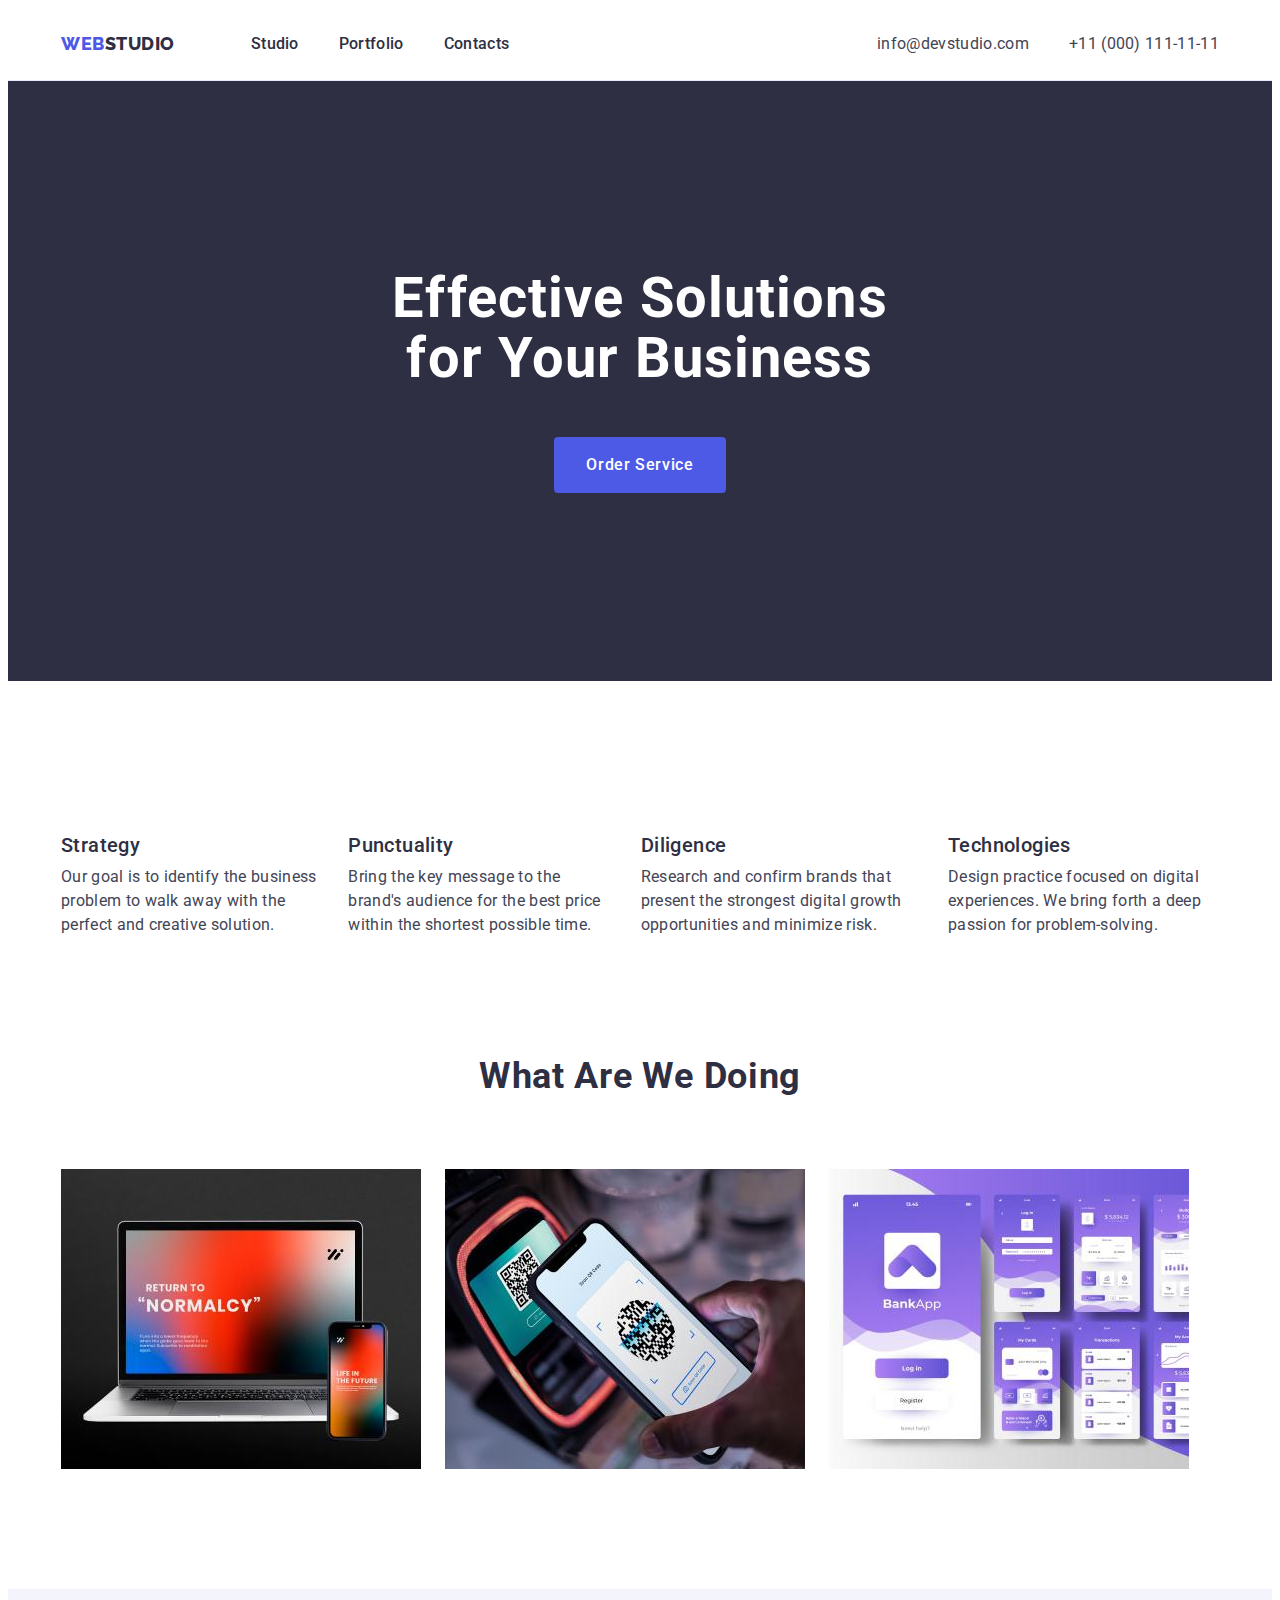
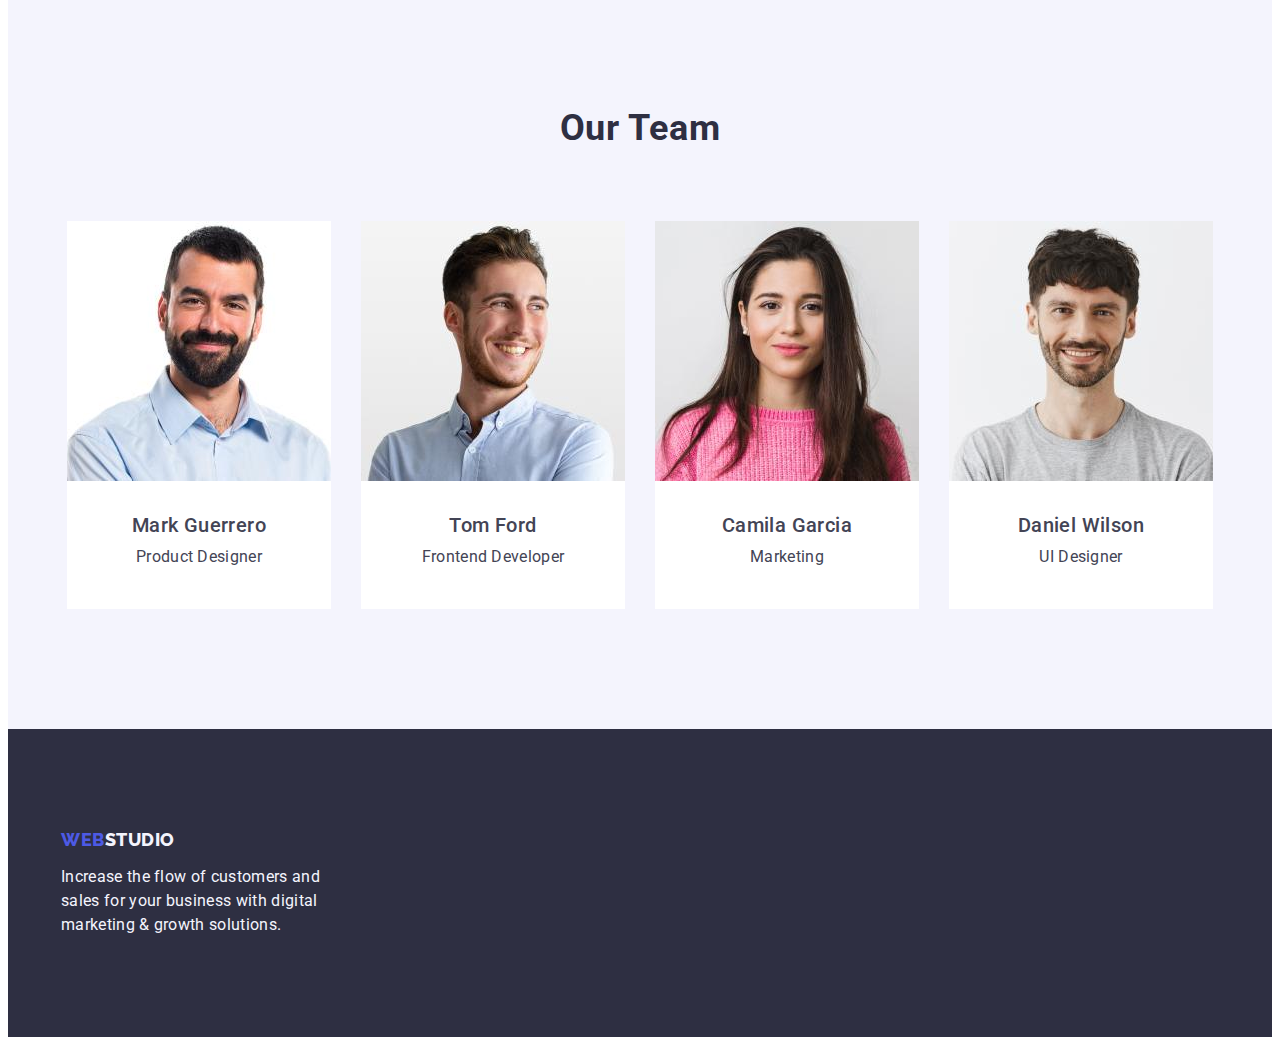
<file: index.html>
<!DOCTYPE html>
<html lang="en">

<head>
  <meta charset="UTF-8" />
  <meta http-equiv="X-UA-Compatible" content="IE=edge" />
  <meta name="viewport" content="width=device-width, initial-scale=1.0" />
  <title>Portfolio</title>
  <link rel="preconnect" href="https://fonts.googleapis.com" />
  <link rel="preconnect" href="https://fonts.gstatic.com" crossorigin />
  <link href="https://fonts.googleapis.com/css2?family=Raleway:wght@800&family=Roboto:wght@400;500;700&display=swap"
    rel="stylesheet" />
    <link rel="stylesheet" href="https://cdnjs.cloudflare.com/ajax/libs/modern-normalize/1.1.0/modern-normalize.min.css" integrity="sha512-wpPYUAdjBVSE4KJnH1VR1HeZfpl1ub8YT/NKx4PuQ5NmX2tKuGu6U/JRp5y+Y8XG2tV+wKQpNHVUX03MfMFn9Q==" crossorigin="anonymous" referrerpolicy="no-referrer">

  <link rel="stylesheet" href="./css/styles.css" />
</head>

<body>
  <header class="header">
   <div class="container header-container">
     <nav class="header-nav">
      <a href="./index.html" class="logo link"> Web<span class="header-logo-item">Studio</span></a>

      <ul class="nav-list list">
        <li class="nav-list-item"><a class="link nav-item" href="./index.html">Studio</a></li>
        <li class="nav-list-item"><a class="link nav-item" href="./portfolio.html">Portfolio</a></li>
        <li class="nav-list-item"><a class="link nav-item" href="">Contacts</a></li>

      </ul>
    </nav>
    <address class="header-address">
      <ul class="address-list list">
        <li><a class="address-list-item  link" href="mailto:info@devstudio.com">info@devstudio.com</a>
        </li>
        <li ><a class="address-list-item link" href="tel:+110001111111">+11 (000) 111-11-11</a></li>
      </ul>
    </address>
 
  </div>
  </header>
  <main>  
    <section class="main-first-section">
     <div class="container">
      <h1 class="top-section-head">Effective Solutions for Your Business</h1>
      <button class="main-btn" type="button">Order Service</button>
    </div>
    </section>
    
    <section class="main-mid-section">
      <div class="container">
        <h2 class="visually-hidden" >OUR STRATEGY</h2>
      <ul class="list hero-list">
        <li class="main-list-item">
          <h3 class="list-hero">Strategy</h3>
          <p class="list-object">
            Our goal is to identify the business problem to walk away with the
            perfect and creative solution.
          </p>
        </li>

        <li class="main-list-item">
          <h3 class="list-hero"  >Punctuality</h3>
          <p class="list-object">
            Bring the key message to the brand's audience for the best price
            within the shortest possible time.
          </p>
        </li>  

        <li class="main-list-item">
          <h3 class="list-hero" >Diligence</h3>
          <p class="list-object">
            Research and confirm brands that present the strongest digital
            growth opportunities and minimize risk.
          </p>
        </li>

        <li class="main-list-item">
          <h3 class="list-hero">Technologies</h3>
          <p class="list-object">
            Design practice focused on digital experiences. We bring forth a
            deep passion for problem-solving.
          </p>
        </li>
      </ul></div>
      
    </section>

    <section class="about-section">
      <div class="container about-container ">
      <h2 class="section-head about-head">What are we doing</h2>
      <ul class="list section-bot-list">
        <li><img src="./images/img3.jpg" alt="many" width="360" /></li>
        <li><img src="./images/img2.jpg" alt="any" width="360" /></li>
        <li><img src="./images/img1.jpg" alt="some" width="360" /></li>
      </ul>
    </section>
    <section class="team"> 
    <div class="container">
      <h2 class="section-head bot-section-head">Our Team</h2>
      <ul class="main-bot-section list">
        <li class="section-list-item">
          <img src="./images/teamperson1.jpg" alt="person1" width="264" />
          <h3 class="team-list-hero">Mark Guerrero</h3>
          <p class="team-list-object">Product Designer</p>
        </li>
        <li class="section-list-item">
          <img src="./images/teamperson2.jpg" alt="person2" width="264" />
          <h3 class="team-list-hero">Tom Ford</h3>
          <p class="team-list-object">Frontend Developer</p>
        </li>
        <li class="section-list-item">
          <img src="./images/teamperson3.jpg" alt="person3" width="264" />
          <h3 class="team-list-hero">Camila Garcia</h3>
          <p class="team-list-object">Marketing</p>
        </li>
        <li class="section-list-item">
          <img src="./images/teamperson4.jpg" alt="person4" width="264" />
          <h3 class="team-list-hero">Daniel Wilson</h3>
          <p class="team-list-object">UI Designer</p>
        </li>
      </ul>
    </div>
    </div>
    </section>
  </main>
  <footer class="footer">
    <div class="container">
    <a class="logo link" href="./index.html">Web<span class="footer-logo-item">Studio</span> </a>
    <p class="footer-list-object">
      Increase the flow of customers and sales for your business with digital
      marketing & growth solutions.
    </p>
    </div>
  </footer>
</body>

</html>
</file>
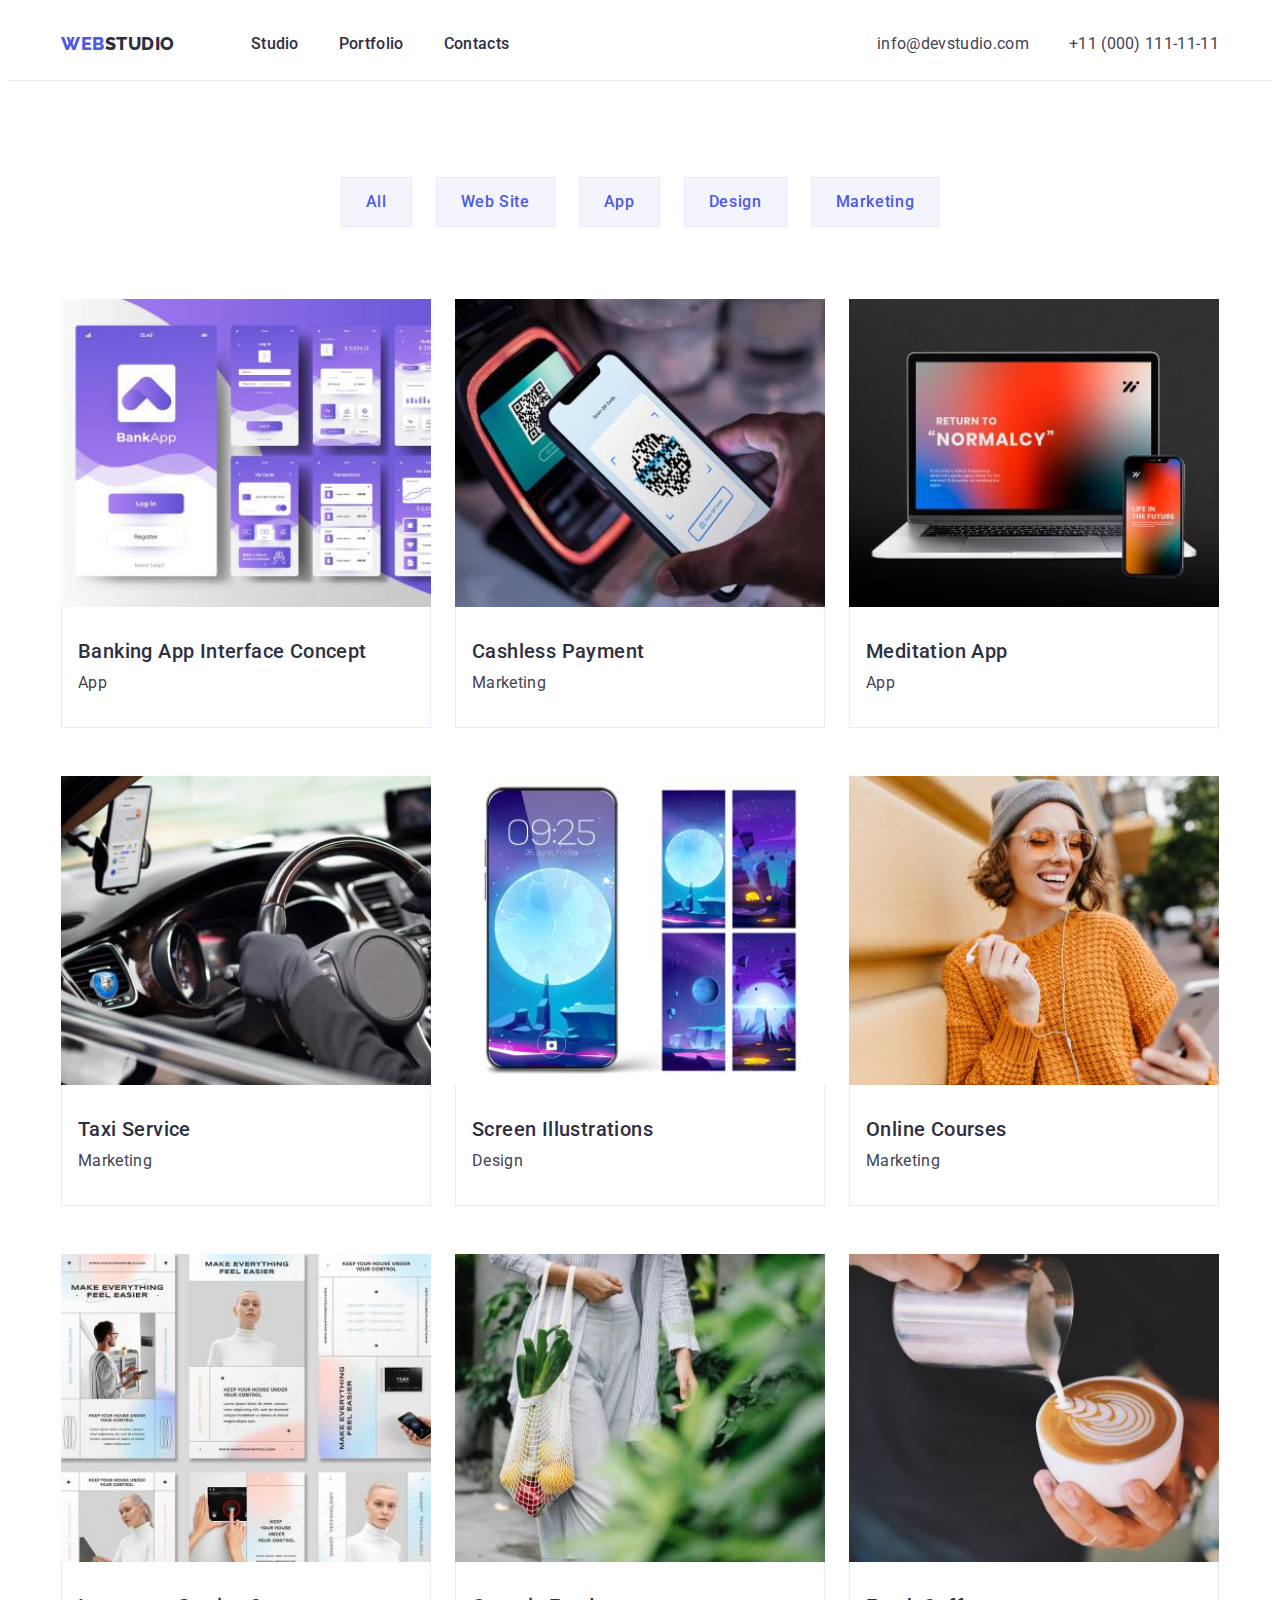
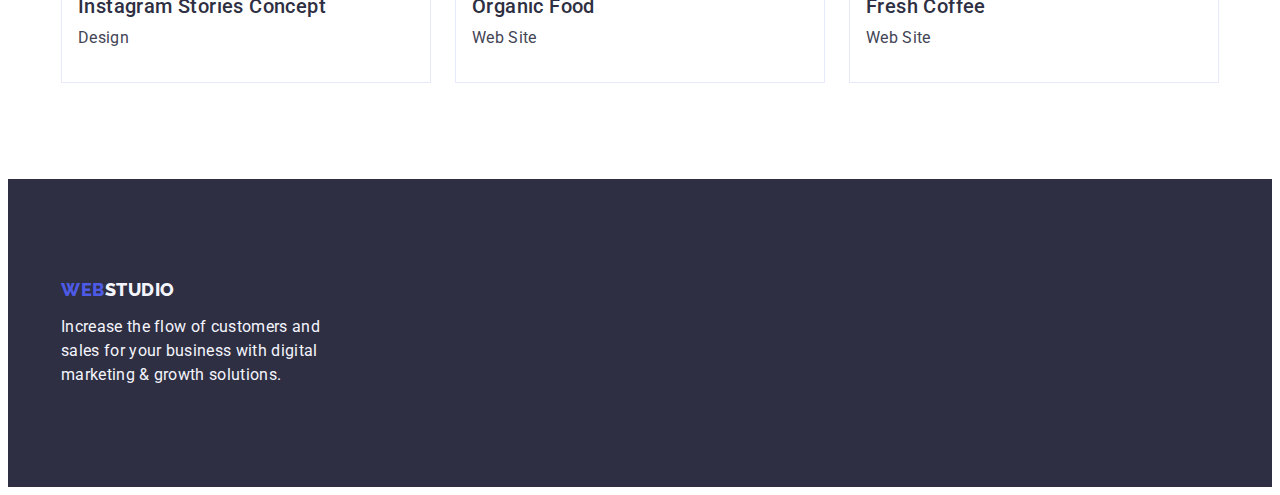
<file: portfolio.html>
<!DOCTYPE html>
<html lang="en">
  <head>
    <meta charset="UTF-8" />
    <meta http-equiv="X-UA-Compatible" content="IE=edge" />
    <meta name="viewport" content="width=device-width, initial-scale=1.0" />
    <title>Portfolio</title>
    <link rel="preconnect" href="https://fonts.googleapis.com" />
    <link rel="preconnect" href="https://fonts.gstatic.com" crossorigin />
    <link
      href="https://fonts.googleapis.com/css2?family=Raleway:wght@800&family=Roboto:wght@400;500;700&display=swap"
      rel="stylesheet"/>
      <link rel="stylesheet" href="https://cdnjs.cloudflare.com/ajax/libs/modern-normalize/1.1.0/modern-normalize.min.css" integrity="sha512-wpPYUAdjBVSE4KJnH1VR1HeZfpl1ub8YT/NKx4PuQ5NmX2tKuGu6U/JRp5y+Y8XG2tV+wKQpNHVUX03MfMFn9Q==" crossorigin="anonymous" referrerpolicy="no-referrer">
    <link rel="stylesheet" href="./css/styles.css" />
  </head>
  <body>
    <header class="header">
      <div class="container header-container">
        <nav class="header-nav">
         <a href="./index.html" class="logo link"> Web<span class="header-logo-item">Studio</span></a>
   
         <ul class="nav-list list">
           <li class="nav-list-item"><a class="link nav-item" href="./index.html">Studio</a></li>
           <li class="nav-list-item"><a class="link nav-item" href="./portfolio.html">Portfolio</a></li>
           <li class="nav-list-item"><a class="link nav-item" href="">Contacts</a></li>
   
         </ul>
       </nav>
       <address class="header-address">
         <ul class="address-list list">
           <li><a class="address-list-item  link" href="mailto:info@devstudio.com">info@devstudio.com</a>
           </li>
           <li ><a class="address-list-item link" href="tel:+110001111111">+11 (000) 111-11-11</a></li>
         </ul>
       </address>
    
     </div>
     </header>
    <main>

     <section class="filter">
      <div class="container">
      <h1 class="visually-hidden"> Our Portfolio</h1> 
        <ul class="filter-list list">
          <li class="main-list-item "><button type="button" class="list-button">All</button></li>
          <li class="main-list-item "><button type="button" class="list-button">Web Site</button></li>
          <li class="main-list-item "><button type="button" class="list-button">App</button></li>
          <li class="main-list-item "><button type="button" class="list-button">Design</button></li>
          <li class="main-list-item "><button type="button" class="list-button">Marketing</button></li>
        </ul>
    
        <ul class="result-list list">
          <li class="result-list-item">
            <a href="" class="relust-link link">
            <img
              src="./images/img1.jpg"
              alt="Banking App Interface Concept"
              width="360" height="300"/>
              <div class="portfolio-card">
            <h2 class="result-item-head">Banking App Interface Concept</h2>
            <p class="result-list-object">App</p></div>
          </a>
          </li>
          <li class="result-list-item">
            <a href="./index.html" class="relust-link link">
              <img src="./images/img2.jpg" alt="Cashless Payment" width="360" />
              <div class="portfolio-card">
            <h2 class="result-item-head">Cashless Payment</h2>
            <p class="result-list-object">Marketing</p>
            </div>
          </a>
          </li>
          <li class="result-list-item">
           <a href="" class="relust-link link"><img src="./images/img3.jpg" alt="Meditation App" width="360" />
            <div class="portfolio-card">
            <h2 class="result-item-head">Meditation App</h2>
            <p class="result-list-object">App</p></a> 
            </div>
          </li>
          <li class="result-list-item">
           <a href="" class="relust-link link"><img src="./images/img4.jpg" alt="Taxi Service" width="360" />
           
           <div class="portfolio-card"> <h2 class="result-item-head">Taxi Service</h2>
            <p class="result-list-object">Marketing</p></div>
          </a> 
          </li>
          <li class="result-list-item">
           <a href="" class="relust-link link"> <img
              src="./images/img5.jpg"
              alt="Screen Illustrations"
              width="360"
            /> <div class="portfolio-card">
            <h2 class="result-item-head">Screen Illustrations</h2>
            <p class="result-list-object">Design</p></a></div>
          </li>
          <li class="result-list-item">
            <a href="" class="relust-link link">
              <img src="./images/img6.jpg" alt="Online Courses" width="360" />
              <div class="portfolio-card">
              <h2 class="result-item-head">Online Courses</h2>
              <p class="result-list-object">Marketing</p></div>
            </a>
          </li>
          <li class="result-list-item">
           <a href="" class="relust-link link"><img
              src="./images/img7.jpg"
              alt="Instagram Stories Concept"
              width="360"
            /> <div class="portfolio-card">
            <h2 class="result-item-head">Instagram Stories Concept</h2>
            <p class="result-list-object">Design</p>
          </a> 
          </li>
          <li class="result-list-item">
           <a href="" class="relust-link link"><img src="./images/img8.jpg" alt="Organic Food" width="360" /> <div class="portfolio-card">
            <h2 class="result-item-head">Organic Food</h2>
            <p class="result-list-object">Web Site</p>
          </a> 
          </li>
          <li class="result-list-item">
           <a href="" class="relust-link link">
            <img src="./images/img9.jpg" alt="Fresh Coffee" width="360" /> <div class="portfolio-card">
           <h2 class="result-item-head">Fresh Coffee</h2>
            <p class="result-list-object">Web Site</p>
          </a> 
          </li>
        </ul>
      </div>
      </section>
    </main>
    <footer class="footer">
      <div class="container footer-container">
      <a class="logo link" href="./index.html">Web<span class="footer-logo-item">Studio</span> </a>
      <p class="footer-list-object">
        Increase the flow of customers and sales for your business with digital
        marketing & growth solutions.
      </p>
      </div>
    </footer>
  </body>
</html>
</file>
<file: css/styles.css>
:root {
  --header-background-color: rgb(255, 255, 255);
  --logo-color: #4D5AE5;
  --background-btn-color:#F4F4FD;
  --nav-color:#2e2f42; 
  --link-color: #434455;
}
body {
  font-family: 'Roboto', sans-serif;
  color: #434455;
  background-color: #FFFFFF;
  
}
h1,h2,h3,h4,h5,h6,p
{
  margin: 0;
  padding: 0;
}
img{
  display: block;
  width: 100%;
  height: auto;
}
h1,h2,h3,h4,h5,h6,p
{
margin: 0;
}
ul{
  margin: 0;
  padding: 0;
}

/* -------------------------------------HEADER---------------------------------------- */
.header {

  padding: 24px 0;
  background-color: var(--header-background-color);
  border-bottom: 1px solid #E7E9FC;
}
.header-container
{
  display:flex;
  align-items: center;
  justify-content: space-between;
}
.header-nav
{ 
  align-items: center;
  display:flex;
  margin-right: auto;
}
.nav-list
{
  margin-left: 76px;
  margin-right: auto;
  gap: 40px;
  display:flex;

}
.address-list
{
  display:flex;
  gap:40px;
 
}

.container 
{
  margin: 0 auto;
  width: 1158px;
  padding-left: 15px;
  padding-right: 15px;
  /* outline: 2px solid tomato; */
}
.top-btn
{
  
  display: flex;
}

.address-list-item {
  padding: 24px 0;
  font-weight: 400;
  font-size: 16px;
  line-height: 1.5;
  letter-spacing: 0.02em;
  color: #434455;
}
.address-list-item:is(:hover, :focus)
{
  color:#404BBF
}
.link {
  text-decoration: none;
}

.list {
  list-style: none;
}
.team
{
  background-color: var(--background-btn-color);
}

.header-address
{ 
  
  font-style:normal;
}

/* ----------------------------------------MAIN--------------------------------------------- */

.filter
{
  padding: 96px 0;
  justify-content: center;
}
.visually-hidden
{
  position: absolute;
  width: 1px;
  height: 1px;
  margin: -1px;
  border: 0;
  padding: 0;
  
  white-space: nowrap;
  clip-path: inset(100%);
  clip: rect(0 0 0 0);
  overflow: hidden;
}
.filter-list
{
  display: flex;
    justify-content: center;
    margin-bottom: 72px;
    gap: 24px;

}
.main-mid-section
{
  padding: 120px 0 0;
}

.hero-list
{
  display: flex;
  gap: 24px;
  
  font-family: 'Roboto';
  font-style: normal;
  
}
.result-list
{
  display: flex;
  flex-wrap: wrap;
  gap:48px 24px;
  
}
.result-list-item
{
  width: calc((100% - 48px) / 3);
}
.portfolio-card
{
  padding-top: 32px;
    padding-bottom: 32px;
    padding-left: 16px;
    border: 1px solid #E7E9FC;
    border-top: none;
}









.list-button {
  font-family: 'Roboto', sans-serif;
  font-weight: 500;
  font-size: 16px;
  line-height: 1.5;
  letter-spacing: 0.04em;
  cursor: pointer;
  color: var(--logo-color);
  background-color: var(--background-btn-color);
  border: 1px solid #E7E9FC;
  border-radius: 4;
  padding: 12px 24px;
  
}

.list-button:is(:hover, :focus)
{
  color: #FFFFFF;
  background-color:  #404BBF;
  box-shadow: 0px 4px 4px rgba(0, 0, 0, 0.15);
  border-radius: 4px;
}

.nav-item {
  padding: 25px 0;
  font-weight: 500;
  font-size: 16px;
  line-height: 1.5;
  letter-spacing: 0.02em;
  color: var(--nav-color);
}
.nav-item:is(:hover, :focus)
{
  color:#404BBF;
}
.result-list-object
{
font-size: 16px;
line-height: 1.5;
letter-spacing: 0.02em;
color: #434455;
}
.result-item-head
{
  font-family: 'Roboto';
  font-style: normal;
  font-weight: 500;
  font-size: 20px;
  line-height: 1.2;
  margin-bottom: 8px;
  letter-spacing: 0.02em;
  color: #2E2F42;
}

.main-list-item {
  font-family: 'Roboto';
font-style: normal;
font-weight: 400;
font-size: 16px;
line-height: 1.5;
letter-spacing: 0.02em;
  color:var(--nav-color);
   
}


.list-object {  

  font-size: 16px;
  line-height: 1.5;
  letter-spacing: 0.02em;
  color: var(--link-color);
 

}

.main-first-section {
  margin: 0 auto;
  padding:  188px 0;
  background-color: #2e2f42;
  }
.team
{
  padding: 120px 0;
}


.top-section-head {
  margin: 0 auto;
  margin-bottom: 48px;
  text-align: center;
  width: 500px;
  height: 120px;
  font-weight: 700;
  font-size: 56px;
  line-height: 1.07;
  letter-spacing: 0.02em;
  color: #FFFFFF;
}
.list-hero
{   
  margin-top: 32px;
  margin-bottom: 8px;
  font-weight: 500;
font-size: 20px;
line-height: 1.2;
letter-spacing: 0.02em;
color: var(--nav-color);
}

.main-btn {
  font-style: normal;
  padding: 16px 32px;
  margin: 0 auto;
  font-family: inherit;
  background: #4D5AE5;
  border-radius: 4px;
  font-weight: 500;
  font-size: 16px;
  min-width: 169px;
  line-height: 1.5;
  letter-spacing: 0.04em;
  color: #FFFFFF;
  cursor: pointer;
  align-items: center;
  min-width: 150px ;
  border: none;
  justify-content: center;
  display: flex;
}
.main-btn:is(:hover, :focus)
{
  background-color: #404BBF;

}

.section-head 
{
 font-weight: 700;
font-size: 36px;
line-height: 1.11;
text-align: center;
letter-spacing:0.02em;
text-transform: capitalize;
color: #2E2F42;
}

.team-list-hero
{
  font-family: 'Roboto';
  font-style: normal;
  font-weight: 500;
  font-size: 20px;
  line-height:1.2;
  text-align: center;
  letter-spacing: 0.02em;
  margin-bottom: 8px;
  margin-top: 32px ;
}
.team-list-object
{
font-size: 16px;
line-height:1.5;
text-align: center;
letter-spacing: 0.02em;
color: #434455;
}




/* --------------------------------------------------------BOTTOM------------------------------------------------------- */


.bottom-section
{
padding:120px 0;
}
.bot-section-head
{
  margin-bottom: 72px;
}
.main-bot-section
{
  display: flex;
  gap: 24px;
margin: 0 auto;
justify-content: space-evenly


}

.about-section
{
  padding: 120px 0;
}
.about-head
{margin-bottom: 72px ;
}
.section-bot-list
{
  display: flex;
  gap: 24px;
 margin: 0 auto;
}
.section-list-item
{
  padding-bottom: 40px;
  background: #FFFFFF;
}

.header-logo-item
{
color:var(--nav-color);
}
.logo
{
  color:var(--logo-color);
  font-family: 'Raleway',sans-serif;
font-style: normal;
font-weight: 800;
font-size: 18px;
line-height: 1.17;
letter-spacing: 0.03em;
text-transform: uppercase;
}
/* -------------------------------------------FOOTER------------------------------------- */
.footer-logo-item
{
  COLOR: #f4f4fd
}

.footer
{
  padding-top: 100px ;
  padding-bottom: 100px;
  background-color: var(--nav-color);
}

.footer-list-object
{     
  margin-top: 15px;
  max-width: 264px;
  font-weight: 400;
  font-size: 16px;
  line-height: 1.5;
  letter-spacing: 0.02em;
  color: #F4F4FD;
  
}
</file>
